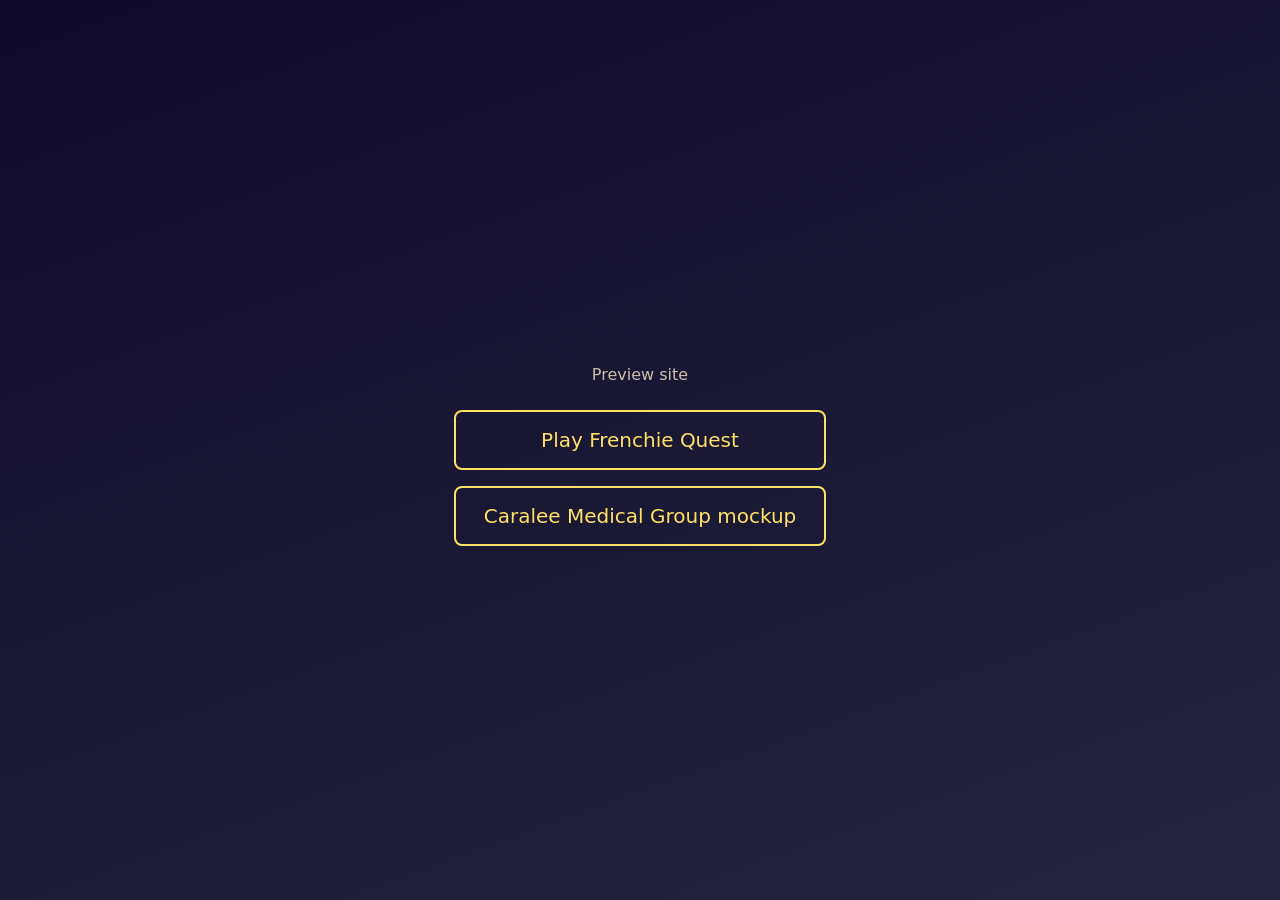
<file: index.html>
<!DOCTYPE html>
<html lang="en">
<head>
  <meta charset="UTF-8">
  <meta name="viewport" content="width=device-width, initial-scale=1.0">
  <title>Caralee — Preview Site</title>
  <style>
    body {
      margin: 0;
      min-height: 100vh;
      display: flex;
      align-items: center;
      justify-content: center;
      font-family: system-ui, sans-serif;
      background: linear-gradient(160deg, #0f0c29, #24243e);
      color: #f8e9c8;
    }
    .links {
      display: flex;
      flex-direction: column;
      gap: 16px;
      text-align: center;
    }
    a {
      color: #ffe066;
      font-size: 1.25rem;
      text-decoration: none;
      padding: 16px 28px;
      border: 2px solid #ffe066;
      border-radius: 8px;
    }
    a:hover { background: rgba(255, 224, 102, 0.12); }
    h1 { font-size: 1rem; font-weight: 500; opacity: 0.8; }
  </style>
</head>
<body>
  <div class="links">
    <h1>Preview site</h1>
    <a href="game/index.html">Play Frenchie Quest</a>
    <a href="mockup/index.html">Caralee Medical Group mockup</a>
  </div>
</body>
</html>
</file>
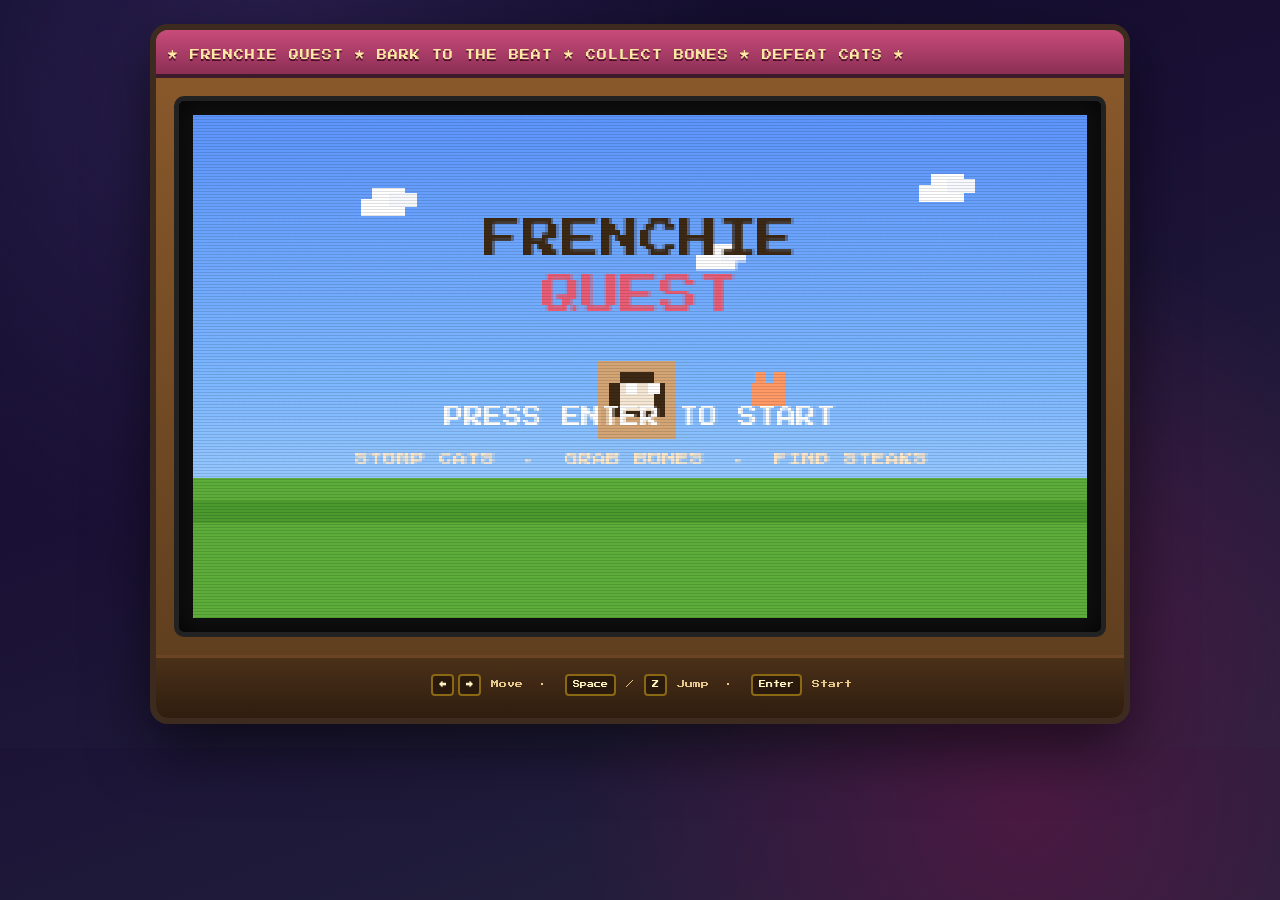
<file: game/index.html>
<!DOCTYPE html>
<html lang="en">
<head>
  <meta charset="UTF-8">
  <meta name="viewport" content="width=device-width, initial-scale=1.0">
  <title>Frenchie Quest — 8-Bit Adventure</title>
  <link rel="stylesheet" href="style.css">
</head>
<body>
  <div id="arcade">
    <header class="cabinet-top">
      <span class="marquee">★ FRENCHIE QUEST ★ BARK TO THE BEAT ★ COLLECT BONES ★ DEFEAT CATS ★</span>
    </header>
    <div class="screen-bezel">
      <canvas id="game" width="320" height="180"></canvas>
      <div id="scanlines" aria-hidden="true"></div>
    </div>
    <footer class="cabinet-bottom">
      <div class="controls-hint">
        <kbd>←</kbd><kbd>→</kbd> Move &nbsp;·&nbsp; <kbd>Space</kbd> / <kbd>Z</kbd> Jump &nbsp;·&nbsp; <kbd>Enter</kbd> Start
      </div>
    </footer>
  </div>
  <script src="game.js"></script>
</body>
</html>
</file>
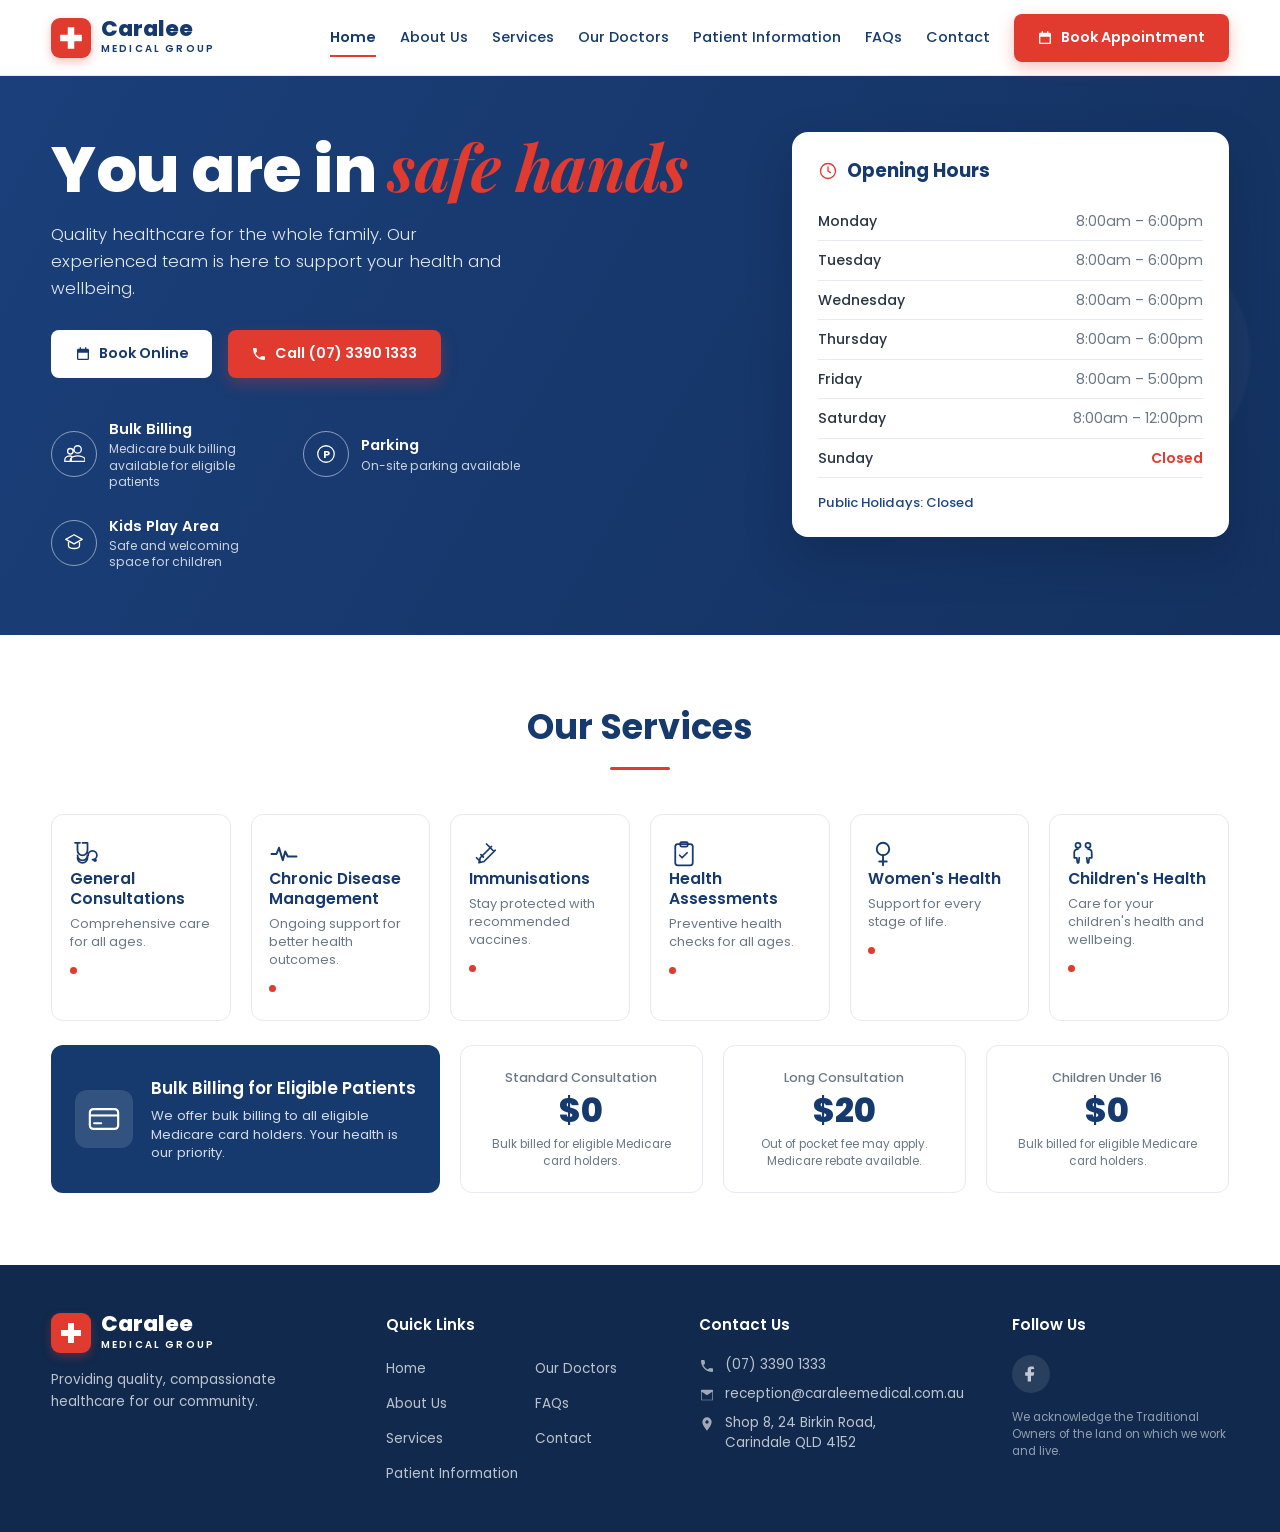
<file: mockup/index.html>
<!DOCTYPE html>
<html lang="en-AU">
<head>
  <meta charset="UTF-8">
  <meta name="viewport" content="width=device-width, initial-scale=1.0">
  <title>Caralee Medical Group | Family Healthcare — Carindale QLD</title>
  <link rel="preconnect" href="https://fonts.googleapis.com">
  <link rel="preconnect" href="https://fonts.gstatic.com" crossorigin>
  <link href="https://fonts.googleapis.com/css2?family=Poppins:wght@400;500;600;700;800&family=Playfair+Display:ital,wght@1,600;1,700&display=swap" rel="stylesheet">
  <link rel="stylesheet" href="styles.css">
</head>
<body>
  <header class="site-header">
    <div class="container header-inner">
      <a href="#home" class="logo" aria-label="Caralee Medical Group home">
        <span class="logo-mark" aria-hidden="true">
          <svg viewBox="0 0 24 24" width="26" height="26"><path d="M9 2h6v7h7v6h-7v7H9v-7H2V9h7z" fill="currentColor"/></svg>
        </span>
        <span class="logo-text">
          <strong>Caralee</strong>
          <small>MEDICAL GROUP</small>
        </span>
      </a>

      <button class="nav-toggle" aria-label="Open menu" aria-expanded="false">
        <span></span><span></span><span></span>
      </button>

      <nav class="main-nav">
        <a href="#home" class="active">Home</a>
        <a href="#about">About Us</a>
        <a href="#services">Services</a>
        <a href="#doctors">Our Doctors</a>
        <a href="#patient-info">Patient Information</a>
        <a href="#faqs">FAQs</a>
        <a href="#contact">Contact</a>
      </nav>

      <a href="#book" class="btn btn-primary header-cta">
        <svg viewBox="0 0 24 24" width="16" height="16" aria-hidden="true"><path d="M7 2v2H5a2 2 0 0 0-2 2v13a2 2 0 0 0 2 2h14a2 2 0 0 0 2-2V6a2 2 0 0 0-2-2h-2V2h-2v2H9V2zm12 8v9H5v-9z" fill="currentColor"/></svg>
        Book Appointment
      </a>
    </div>
  </header>

  <main>
    <section id="home" class="hero">
      <div class="container hero-grid">
        <div class="hero-content">
          <h1>You are in <em>safe hands</em></h1>
          <p class="hero-lead">Quality healthcare for the whole family. Our experienced team is here to support your health and wellbeing.</p>

          <div class="hero-actions">
            <a href="#book" class="btn btn-white">
              <svg viewBox="0 0 24 24" width="16" height="16" aria-hidden="true"><path d="M7 2v2H5a2 2 0 0 0-2 2v13a2 2 0 0 0 2 2h14a2 2 0 0 0 2-2V6a2 2 0 0 0-2-2h-2V2h-2v2H9V2zm12 8v9H5v-9z" fill="currentColor"/></svg>
              Book Online
            </a>
            <a href="tel:+61733901333" class="btn btn-red">
              <svg viewBox="0 0 24 24" width="16" height="16" aria-hidden="true"><path d="M6.6 10.8a15.5 15.5 0 0 0 6.6 6.6l2.2-2.2a1 1 0 0 1 1-.24 11.4 11.4 0 0 0 3.6.58 1 1 0 0 1 1 1V20a1 1 0 0 1-1 1A17 17 0 0 1 3 4a1 1 0 0 1 1-1h3.5a1 1 0 0 1 1 1 11.4 11.4 0 0 0 .58 3.6 1 1 0 0 1-.24 1z" fill="currentColor"/></svg>
              Call (07) 3390 1333
            </a>
          </div>

          <ul class="hero-features">
            <li>
              <span class="feature-icon" aria-hidden="true">
                <svg viewBox="0 0 24 24" width="22" height="22"><path d="M16 11a4 4 0 1 0-4-4 4 4 0 0 0 4 4zm-8 1a3 3 0 1 0-3-3 3 3 0 0 0 3 3zm0 2c-2.7 0-6 1.34-6 4v2h7v-2c0-1.1.45-2.06 1.2-2.83A9.6 9.6 0 0 0 8 14zm8 0c-2.7 0-8 1.34-8 4v2h16v-2c0-2.66-5.3-4-8-4z" fill="none" stroke="currentColor" stroke-width="1.4"/></svg>
              </span>
              <div>
                <strong>Bulk Billing</strong>
                <p>Medicare bulk billing available for eligible patients</p>
              </div>
            </li>
            <li>
              <span class="feature-icon" aria-hidden="true">
                <svg viewBox="0 0 24 24" width="22" height="22"><circle cx="12" cy="12" r="9" fill="none" stroke="currentColor" stroke-width="1.4"/><text x="12" y="16" text-anchor="middle" font-size="11" font-weight="700" fill="currentColor" font-family="Poppins, sans-serif">P</text></svg>
              </span>
              <div>
                <strong>Parking</strong>
                <p>On-site parking available</p>
              </div>
            </li>
            <li>
              <span class="feature-icon" aria-hidden="true">
                <svg viewBox="0 0 24 24" width="22" height="22"><path d="M12 3 3 8l9 5 9-5zM6 11v4c0 1.7 2.7 3 6 3s6-1.3 6-3v-4" fill="none" stroke="currentColor" stroke-width="1.4" stroke-linejoin="round"/></svg>
              </span>
              <div>
                <strong>Kids Play Area</strong>
                <p>Safe and welcoming space for children</p>
              </div>
            </li>
          </ul>
        </div>

        <aside class="hours-card" aria-label="Opening hours">
          <h2>
            <svg viewBox="0 0 24 24" width="20" height="20" aria-hidden="true"><circle cx="12" cy="12" r="9" fill="none" stroke="currentColor" stroke-width="1.6"/><path d="M12 7v5l3 2" fill="none" stroke="currentColor" stroke-width="1.6" stroke-linecap="round"/></svg>
            Opening Hours
          </h2>
          <ul class="hours-list">
            <li><span>Monday</span><span>8:00am – 6:00pm</span></li>
            <li><span>Tuesday</span><span>8:00am – 6:00pm</span></li>
            <li><span>Wednesday</span><span>8:00am – 6:00pm</span></li>
            <li><span>Thursday</span><span>8:00am – 6:00pm</span></li>
            <li><span>Friday</span><span>8:00am – 5:00pm</span></li>
            <li><span>Saturday</span><span>8:00am – 12:00pm</span></li>
            <li class="closed"><span>Sunday</span><span>Closed</span></li>
          </ul>
          <p class="hours-note">Public Holidays: Closed</p>
        </aside>
      </div>
    </section>

    <section id="services" class="services">
      <div class="container">
        <h2 class="section-title">Our Services</h2>
        <div class="services-grid">
          <article class="service-card">
            <span class="service-icon" aria-hidden="true">
              <svg viewBox="0 0 24 24" width="30" height="30"><path d="M6 3v6a4 4 0 0 0 8 0V3M6 3H4m2 0h2m4 0h2m-2 0h-2m4 10a4 4 0 0 1-8 0m8 0v2a4 4 0 0 1-8 0m8-2h.5a3.5 3.5 0 1 1 3.5 3.5" fill="none" stroke="currentColor" stroke-width="1.4" stroke-linecap="round"/><circle cx="20" cy="17" r="1.4" fill="currentColor"/></svg>
            </span>
            <h3>General Consultations</h3>
            <p>Comprehensive care for all ages.</p>
            <span class="card-dot" aria-hidden="true"></span>
          </article>

          <article class="service-card">
            <span class="service-icon" aria-hidden="true">
              <svg viewBox="0 0 24 24" width="30" height="30"><path d="M2 12h4l2-5 3 10 2-7 2 4h7" fill="none" stroke="currentColor" stroke-width="1.6" stroke-linecap="round" stroke-linejoin="round"/></svg>
            </span>
            <h3>Chronic Disease Management</h3>
            <p>Ongoing support for better health outcomes.</p>
            <span class="card-dot" aria-hidden="true"></span>
          </article>

          <article class="service-card">
            <span class="service-icon" aria-hidden="true">
              <svg viewBox="0 0 24 24" width="30" height="30"><path d="m14 4 6 6M18 6l-9 9-1 4 4-1 9-9M9.5 12.5l2 2M6 15l3 3" fill="none" stroke="currentColor" stroke-width="1.4" stroke-linecap="round" stroke-linejoin="round"/></svg>
            </span>
            <h3>Immunisations</h3>
            <p>Stay protected with recommended vaccines.</p>
            <span class="card-dot" aria-hidden="true"></span>
          </article>

          <article class="service-card">
            <span class="service-icon" aria-hidden="true">
              <svg viewBox="0 0 24 24" width="30" height="30"><rect x="5" y="4" width="14" height="17" rx="2" fill="none" stroke="currentColor" stroke-width="1.4"/><rect x="9" y="2.5" width="6" height="3.5" rx="1" fill="none" stroke="currentColor" stroke-width="1.4"/><path d="m8.5 13 2 2 4-4" fill="none" stroke="currentColor" stroke-width="1.4" stroke-linecap="round" stroke-linejoin="round"/></svg>
            </span>
            <h3>Health Assessments</h3>
            <p>Preventive health checks for all ages.</p>
            <span class="card-dot" aria-hidden="true"></span>
          </article>

          <article class="service-card">
            <span class="service-icon" aria-hidden="true">
              <svg viewBox="0 0 24 24" width="30" height="30"><circle cx="12" cy="8" r="5" fill="none" stroke="currentColor" stroke-width="1.5"/><path d="M12 13v8M9 18h6" fill="none" stroke="currentColor" stroke-width="1.5" stroke-linecap="round"/></svg>
            </span>
            <h3>Women's Health</h3>
            <p>Support for every stage of life.</p>
            <span class="card-dot" aria-hidden="true"></span>
          </article>

          <article class="service-card">
            <span class="service-icon" aria-hidden="true">
              <svg viewBox="0 0 24 24" width="30" height="30"><circle cx="8" cy="5" r="2" fill="none" stroke="currentColor" stroke-width="1.4"/><circle cx="16" cy="5" r="2" fill="none" stroke="currentColor" stroke-width="1.4"/><path d="M8 8c-2 0-3 1.5-3 3v4h2l.5 4h1l.5-4M16 8c2 0 3 1.5 3 3v4h-2l-.5 4h-1l-.5-4" fill="none" stroke="currentColor" stroke-width="1.4" stroke-linecap="round" stroke-linejoin="round"/></svg>
            </span>
            <h3>Children's Health</h3>
            <p>Care for your children's health and wellbeing.</p>
            <span class="card-dot" aria-hidden="true"></span>
          </article>
        </div>

        <div id="book" class="pricing-grid">
          <div class="pricing-feature">
            <span class="pricing-feature-icon" aria-hidden="true">
              <svg viewBox="0 0 24 24" width="34" height="34"><rect x="2" y="5" width="20" height="14" rx="2.5" fill="none" stroke="currentColor" stroke-width="1.5"/><path d="M2 9.5h20" stroke="currentColor" stroke-width="1.5"/><path d="M5 15h5" stroke="currentColor" stroke-width="1.5" stroke-linecap="round"/></svg>
            </span>
            <div>
              <h3>Bulk Billing for Eligible Patients</h3>
              <p>We offer bulk billing to all eligible Medicare card holders. Your health is our priority.</p>
            </div>
          </div>

          <div class="price-card">
            <span class="price-label">Standard Consultation</span>
            <span class="price">$0</span>
            <p>Bulk billed for eligible Medicare card holders.</p>
          </div>

          <div class="price-card">
            <span class="price-label">Long Consultation</span>
            <span class="price">$20</span>
            <p>Out of pocket fee may apply. Medicare rebate available.</p>
          </div>

          <div class="price-card">
            <span class="price-label">Children Under 16</span>
            <span class="price">$0</span>
            <p>Bulk billed for eligible Medicare card holders.</p>
          </div>
        </div>
      </div>
    </section>
  </main>

  <footer class="site-footer">
    <div class="container footer-grid">
      <div class="footer-brand">
        <a href="#home" class="logo logo-light" aria-label="Caralee Medical Group home">
          <span class="logo-mark" aria-hidden="true">
            <svg viewBox="0 0 24 24" width="24" height="24"><path d="M9 2h6v7h7v6h-7v7H9v-7H2V9h7z" fill="currentColor"/></svg>
          </span>
          <span class="logo-text">
            <strong>Caralee</strong>
            <small>MEDICAL GROUP</small>
          </span>
        </a>
        <p>Providing quality, compassionate healthcare for our community.</p>
      </div>

      <div class="footer-col">
        <h4>Quick Links</h4>
        <div class="footer-links-2col">
          <ul>
            <li><a href="#home">Home</a></li>
            <li><a href="#about">About Us</a></li>
            <li><a href="#services">Services</a></li>
            <li><a href="#patient-info">Patient Information</a></li>
          </ul>
          <ul>
            <li><a href="#doctors">Our Doctors</a></li>
            <li><a href="#faqs">FAQs</a></li>
            <li><a href="#contact">Contact</a></li>
          </ul>
        </div>
      </div>

      <div class="footer-col" id="contact">
        <h4>Contact Us</h4>
        <ul class="footer-contact">
          <li>
            <svg viewBox="0 0 24 24" width="16" height="16" aria-hidden="true"><path d="M6.6 10.8a15.5 15.5 0 0 0 6.6 6.6l2.2-2.2a1 1 0 0 1 1-.24 11.4 11.4 0 0 0 3.6.58 1 1 0 0 1 1 1V20a1 1 0 0 1-1 1A17 17 0 0 1 3 4a1 1 0 0 1 1-1h3.5a1 1 0 0 1 1 1 11.4 11.4 0 0 0 .58 3.6 1 1 0 0 1-.24 1z" fill="currentColor"/></svg>
            <a href="tel:+61733901333">(07) 3390 1333</a>
          </li>
          <li>
            <svg viewBox="0 0 24 24" width="16" height="16" aria-hidden="true"><path d="M4 4h16a1 1 0 0 1 1 1v14a1 1 0 0 1-1 1H4a1 1 0 0 1-1-1V5a1 1 0 0 1 1-1zm0 3.2V19h16V7.2l-8 5z" fill="currentColor"/></svg>
            <a href="mailto:reception@caraleemedical.com.au">reception@caraleemedical.com.au</a>
          </li>
          <li>
            <svg viewBox="0 0 24 24" width="16" height="16" aria-hidden="true"><path d="M12 2a7 7 0 0 0-7 7c0 5 7 13 7 13s7-8 7-13a7 7 0 0 0-7-7zm0 9.5A2.5 2.5 0 1 1 12 6.5a2.5 2.5 0 0 1 0 5z" fill="currentColor"/></svg>
            <address>Shop 8, 24 Birkin Road,<br>Carindale QLD 4152</address>
          </li>
        </ul>
      </div>

      <div class="footer-col">
        <h4>Follow Us</h4>
        <a href="#" class="social-link" aria-label="Facebook">
          <svg viewBox="0 0 24 24" width="20" height="20" aria-hidden="true"><path d="M15 3h-3a4 4 0 0 0-4 4v3H5v4h3v7h4v-7h3l1-4h-4V7a1 1 0 0 1 1-1h3z" fill="currentColor"/></svg>
        </a>
        <p class="acknowledgement">We acknowledge the Traditional Owners of the land on which we work and live.</p>
      </div>
    </div>
  </footer>

  <script src="script.js"></script>
</body>
</html>
</file>
<file: game/style.css>
@import url('https://fonts.googleapis.com/css2?family=Press+Start+2P&display=swap');

*,
*::before,
*::after {
  box-sizing: border-box;
}

html,
body {
  margin: 0;
  min-height: 100%;
  background:
    radial-gradient(circle at 20% 10%, #2a1f4e 0%, transparent 40%),
    radial-gradient(circle at 80% 90%, #4a1942 0%, transparent 35%),
    linear-gradient(160deg, #0f0c29 0%, #1a1035 45%, #24243e 100%);
  color: #f8e9c8;
  font-family: 'Press Start 2P', monospace;
}

body {
  display: flex;
  align-items: center;
  justify-content: center;
  padding: 24px 16px;
}

#arcade {
  width: min(100%, 980px);
  border: 6px solid #3d2b1f;
  border-radius: 18px;
  background: linear-gradient(180deg, #8b5a2b 0%, #5c3d1e 100%);
  box-shadow:
    0 24px 60px rgba(0, 0, 0, 0.55),
    inset 0 2px 0 rgba(255, 255, 255, 0.15);
  overflow: hidden;
}

.cabinet-top {
  padding: 14px 12px;
  background: linear-gradient(180deg, #c94b7a 0%, #8b2f55 100%);
  border-bottom: 4px solid #3d1a2a;
  overflow: hidden;
}

.marquee {
  display: inline-block;
  white-space: nowrap;
  font-size: 10px;
  letter-spacing: 1px;
  color: #ffe8a3;
  text-shadow: 0 2px 0 #4a1028;
  animation: marquee 14s linear infinite;
}

@keyframes marquee {
  from { transform: translateX(100%); }
  to { transform: translateX(-100%); }
}

.screen-bezel {
  position: relative;
  margin: 18px;
  padding: 14px;
  background: #111;
  border: 5px solid #222;
  border-radius: 10px;
  box-shadow: inset 0 0 30px rgba(0, 0, 0, 0.8);
}

#game {
  display: block;
  width: 100%;
  height: auto;
  image-rendering: pixelated;
  image-rendering: crisp-edges;
  background: #5c94fc;
}

#scanlines {
  pointer-events: none;
  position: absolute;
  inset: 14px;
  border-radius: 4px;
  background: repeating-linear-gradient(
    0deg,
    rgba(0, 0, 0, 0.12) 0,
    rgba(0, 0, 0, 0.12) 1px,
    transparent 1px,
    transparent 3px
  );
  mix-blend-mode: multiply;
}

.cabinet-bottom {
  padding: 16px 18px 22px;
  text-align: center;
  background: linear-gradient(180deg, #4a3018 0%, #2f1d0f 100%);
  border-top: 3px solid #6b4423;
}

.controls-hint {
  font-size: 8px;
  line-height: 1.8;
  color: #e8c98d;
}

kbd {
  display: inline-block;
  padding: 3px 6px;
  margin: 0 2px;
  border: 2px solid #8b6914;
  border-radius: 4px;
  background: #2a1a0d;
  color: #fff3c4;
  font-family: inherit;
  font-size: 7px;
}
</file>
<file: mockup/styles.css>
:root {
  --navy: #163a6e;
  --navy-600: #1c4585;
  --navy-700: #123059;
  --navy-900: #10294c;
  --navy-hero-1: #1a3f7a;
  --navy-hero-2: #14315f;
  --red: #e13b2f;
  --red-600: #d12e23;
  --text: #2a3644;
  --text-muted: #6a7885;
  --border: #e6eaef;
  --surface: #ffffff;
  --surface-2: #f6f8fb;
  --radius: 12px;
  --radius-lg: 16px;
  --shadow-sm: 0 2px 8px rgba(16, 41, 76, 0.06);
  --shadow: 0 12px 30px rgba(16, 41, 76, 0.10);
  --font-sans: "Poppins", system-ui, -apple-system, sans-serif;
  --font-serif: "Playfair Display", Georgia, serif;
}

*, *::before, *::after { box-sizing: border-box; margin: 0; padding: 0; }

html { scroll-behavior: smooth; }

body {
  font-family: var(--font-sans);
  color: var(--text);
  background: var(--surface);
  line-height: 1.6;
  -webkit-font-smoothing: antialiased;
}

img, svg { display: block; max-width: 100%; }

a { color: inherit; text-decoration: none; }

.container {
  width: min(1180px, 92vw);
  margin-inline: auto;
}

/* Logo */
.logo {
  display: inline-flex;
  align-items: center;
  gap: 0.6rem;
  flex-shrink: 0;
  color: var(--navy);
}

.logo-mark {
  width: 40px;
  height: 40px;
  display: grid;
  place-items: center;
  border-radius: 9px;
  background: var(--red);
  color: #fff;
  box-shadow: 0 4px 10px rgba(225, 59, 47, 0.3);
}

.logo-text strong {
  display: block;
  font-size: 1.35rem;
  font-weight: 800;
  line-height: 1;
  color: var(--navy);
}

.logo-text small {
  display: block;
  font-size: 0.62rem;
  font-weight: 600;
  letter-spacing: 0.22em;
  color: var(--navy);
  margin-top: 2px;
}

/* Header */
.site-header {
  position: sticky;
  top: 0;
  z-index: 100;
  background: #fff;
  border-bottom: 1px solid var(--border);
}

.header-inner {
  display: flex;
  align-items: center;
  gap: 1.5rem;
  padding: 0.85rem 0;
}

.main-nav {
  display: flex;
  align-items: center;
  gap: 1.5rem;
  margin-left: auto;
}

.main-nav a {
  position: relative;
  font-size: 0.9rem;
  font-weight: 500;
  color: var(--navy);
  padding: 0.35rem 0;
  transition: color 0.2s;
}

.main-nav a::after {
  content: "";
  position: absolute;
  left: 0;
  bottom: -2px;
  width: 100%;
  height: 2px;
  background: var(--red);
  transform: scaleX(0);
  transform-origin: left;
  transition: transform 0.25s;
}

.main-nav a:hover { color: var(--red); }
.main-nav a.active { color: var(--navy); font-weight: 600; }
.main-nav a.active::after,
.main-nav a:hover::after { transform: scaleX(1); }

.nav-toggle {
  display: none;
  flex-direction: column;
  gap: 5px;
  background: none;
  border: none;
  cursor: pointer;
  padding: 6px;
  margin-left: auto;
}

.nav-toggle span {
  display: block;
  width: 24px;
  height: 2px;
  background: var(--navy);
  border-radius: 2px;
}

/* Buttons */
.btn {
  display: inline-flex;
  align-items: center;
  justify-content: center;
  gap: 0.5rem;
  padding: 0.72rem 1.4rem;
  border-radius: 8px;
  font-family: var(--font-sans);
  font-weight: 600;
  font-size: 0.9rem;
  border: 1.5px solid transparent;
  cursor: pointer;
  transition: transform 0.2s, box-shadow 0.2s, background 0.2s, color 0.2s;
  white-space: nowrap;
}

.btn:hover { transform: translateY(-1px); }

.btn-primary {
  background: var(--red);
  color: #fff;
  box-shadow: 0 6px 16px rgba(225, 59, 47, 0.3);
}
.btn-primary:hover { background: var(--red-600); }

.btn-red {
  background: var(--red);
  color: #fff;
  box-shadow: 0 6px 16px rgba(225, 59, 47, 0.3);
}
.btn-red:hover { background: var(--red-600); }

.btn-white {
  background: #fff;
  color: var(--navy);
}
.btn-white:hover { background: #eef3fa; }

.header-cta { flex-shrink: 0; }

/* Hero */
.hero {
  position: relative;
  color: #fff;
  background: linear-gradient(120deg, var(--navy-hero-1), var(--navy-hero-2));
  overflow: hidden;
  padding: 3.5rem 0 4rem;
}

.hero::after {
  content: "";
  position: absolute;
  right: -60px;
  top: 50%;
  transform: translateY(-50%);
  width: 420px;
  height: 420px;
  background:
    radial-gradient(circle at center, rgba(255,255,255,0.05) 0 40%, transparent 41%);
  opacity: 0.6;
  pointer-events: none;
}

.hero::before {
  content: "";
  position: absolute;
  right: 4%;
  top: 12%;
  width: 300px;
  height: 300px;
  opacity: 0.06;
  background-image:
    linear-gradient(#fff 0 0), linear-gradient(#fff 0 0);
  background-size: 34% 100%, 100% 34%;
  background-position: center, center;
  background-repeat: no-repeat;
  pointer-events: none;
}

.hero-grid {
  position: relative;
  z-index: 1;
  display: grid;
  grid-template-columns: 1.35fr 0.85fr;
  gap: 3rem;
  align-items: start;
}

.hero h1 {
  font-family: var(--font-sans);
  font-weight: 800;
  font-size: clamp(2.6rem, 5.2vw, 4rem);
  line-height: 1.05;
  letter-spacing: -0.01em;
  margin-bottom: 1.1rem;
}

.hero h1 em {
  font-family: var(--font-serif);
  font-style: italic;
  font-weight: 700;
  color: var(--red);
}

.hero-lead {
  color: rgba(255, 255, 255, 0.88);
  font-size: 1.05rem;
  font-weight: 300;
  max-width: 460px;
  margin-bottom: 1.75rem;
}

.hero-actions {
  display: flex;
  flex-wrap: wrap;
  gap: 1rem;
  margin-bottom: 2.5rem;
}

.hero-features {
  display: flex;
  flex-wrap: wrap;
  gap: 1.5rem 2rem;
  list-style: none;
}

.hero-features li {
  display: flex;
  align-items: center;
  gap: 0.75rem;
  max-width: 220px;
}

.feature-icon {
  flex-shrink: 0;
  width: 46px;
  height: 46px;
  display: grid;
  place-items: center;
  border-radius: 50%;
  border: 1.5px solid rgba(255, 255, 255, 0.5);
  color: #fff;
}

.hero-features strong { display: block; font-weight: 600; font-size: 0.92rem; }
.hero-features p { font-size: 0.76rem; color: rgba(255, 255, 255, 0.78); line-height: 1.35; margin: 0; }

/* Hours card */
.hours-card {
  background: #fff;
  color: var(--text);
  border-radius: var(--radius-lg);
  padding: 1.5rem 1.6rem;
  box-shadow: 0 20px 45px rgba(9, 25, 50, 0.28);
}

.hours-card h2 {
  display: flex;
  align-items: center;
  gap: 0.55rem;
  font-size: 1.15rem;
  font-weight: 700;
  color: var(--navy);
  margin-bottom: 1rem;
}

.hours-card h2 svg { color: var(--red); }

.hours-list { list-style: none; }

.hours-list li {
  display: flex;
  justify-content: space-between;
  gap: 1rem;
  padding: 0.5rem 0;
  border-bottom: 1px solid var(--border);
  font-size: 0.88rem;
}

.hours-list li span:first-child { color: var(--text); font-weight: 500; }
.hours-list li span:last-child { color: var(--text-muted); }
.hours-list li.closed span:last-child { color: var(--red); font-weight: 600; }

.hours-note {
  margin-top: 0.85rem;
  font-size: 0.82rem;
  font-weight: 500;
  color: var(--navy-600);
}

/* Services */
.services {
  padding: 4rem 0 4.5rem;
  background: #fff;
}

.section-title {
  text-align: center;
  font-size: clamp(1.7rem, 3vw, 2.2rem);
  font-weight: 700;
  color: var(--navy);
  margin-bottom: 2.75rem;
  position: relative;
}

.section-title::after {
  content: "";
  display: block;
  width: 60px;
  height: 3px;
  background: var(--red);
  border-radius: 3px;
  margin: 0.75rem auto 0;
}

.services-grid {
  display: grid;
  grid-template-columns: repeat(6, 1fr);
  gap: 1.25rem;
}

.service-card {
  position: relative;
  background: #fff;
  border: 1px solid var(--border);
  border-radius: var(--radius);
  padding: 1.5rem 1.1rem 1.75rem;
  text-align: left;
  transition: transform 0.25s, box-shadow 0.25s, border-color 0.25s;
}

.service-card:hover {
  transform: translateY(-5px);
  box-shadow: var(--shadow);
  border-color: transparent;
}

.service-icon { color: var(--navy); margin-bottom: 0.9rem; }

.service-card h3 {
  font-size: 0.98rem;
  font-weight: 600;
  color: var(--navy);
  line-height: 1.25;
  margin-bottom: 0.4rem;
}

.service-card p {
  font-size: 0.8rem;
  color: var(--text-muted);
  line-height: 1.4;
}

.card-dot {
  display: block;
  width: 7px;
  height: 7px;
  border-radius: 50%;
  background: var(--red);
  margin-top: 1rem;
}

/* Pricing */
.pricing-grid {
  display: grid;
  grid-template-columns: 1.6fr 1fr 1fr 1fr;
  gap: 1.25rem;
  margin-top: 1.5rem;
}

.pricing-feature {
  background: var(--navy);
  color: #fff;
  border-radius: var(--radius);
  padding: 1.6rem 1.5rem;
  display: flex;
  align-items: center;
  gap: 1.1rem;
}

.pricing-feature-icon {
  flex-shrink: 0;
  width: 58px;
  height: 58px;
  display: grid;
  place-items: center;
  border-radius: 12px;
  background: rgba(255, 255, 255, 0.12);
  color: #fff;
}

.pricing-feature h3 { font-size: 1.05rem; font-weight: 600; margin-bottom: 0.35rem; }
.pricing-feature p { font-size: 0.82rem; color: rgba(255, 255, 255, 0.82); line-height: 1.4; }

.price-card {
  background: #fff;
  border: 1px solid var(--border);
  border-radius: var(--radius);
  padding: 1.4rem 1.25rem;
  text-align: center;
  transition: transform 0.25s, box-shadow 0.25s;
}

.price-card:hover { transform: translateY(-4px); box-shadow: var(--shadow); }

.price-label {
  display: block;
  font-size: 0.8rem;
  font-weight: 500;
  color: var(--text-muted);
  margin-bottom: 0.35rem;
}

.price {
  display: block;
  font-size: 2.1rem;
  font-weight: 800;
  color: var(--navy);
  line-height: 1;
  margin-bottom: 0.55rem;
}

.price-card p { font-size: 0.74rem; color: var(--text-muted); line-height: 1.4; }

/* Footer */
.site-footer {
  background: var(--navy-900);
  color: rgba(255, 255, 255, 0.72);
  padding: 3rem 0 2.25rem;
}

.footer-grid {
  display: grid;
  grid-template-columns: 1.4fr 1.3fr 1.3fr 1fr;
  gap: 2rem;
}

.logo-light .logo-text strong,
.logo-light .logo-text small { color: #fff; }

.footer-brand p {
  margin-top: 1rem;
  font-size: 0.85rem;
  line-height: 1.6;
  max-width: 260px;
}

.footer-col h4 {
  color: #fff;
  font-size: 0.95rem;
  font-weight: 600;
  margin-bottom: 1.1rem;
}

.footer-col ul { list-style: none; }

.footer-links-2col { display: grid; grid-template-columns: 1fr 1fr; gap: 0 1rem; }

.footer-col li { margin-bottom: 0.6rem; }

.footer-col a {
  font-size: 0.85rem;
  color: rgba(255, 255, 255, 0.72);
  transition: color 0.2s;
}
.footer-col a:hover { color: #fff; }

.footer-contact li {
  display: flex;
  align-items: flex-start;
  gap: 0.6rem;
  font-size: 0.85rem;
  line-height: 1.45;
}

.footer-contact svg { flex-shrink: 0; margin-top: 3px; color: rgba(255, 255, 255, 0.6); }
.footer-contact address { font-style: normal; }

.social-link {
  display: inline-grid;
  place-items: center;
  width: 38px;
  height: 38px;
  border-radius: 50%;
  background: rgba(255, 255, 255, 0.1);
  color: #fff;
  margin-bottom: 1rem;
  transition: background 0.2s;
}
.social-link:hover { background: var(--red); }

.acknowledgement {
  font-size: 0.72rem;
  line-height: 1.5;
  color: rgba(255, 255, 255, 0.55);
}

/* Responsive */
@media (max-width: 1020px) {
  .services-grid { grid-template-columns: repeat(3, 1fr); }
  .pricing-grid { grid-template-columns: 1fr 1fr; }
  .pricing-feature { grid-column: 1 / -1; }
}

@media (max-width: 900px) {
  .nav-toggle { display: flex; }
  .header-inner { position: relative; flex-wrap: wrap; }

  .main-nav {
    display: none;
    position: absolute;
    top: 100%;
    left: 0;
    right: 0;
    flex-direction: column;
    align-items: flex-start;
    gap: 0;
    background: #fff;
    border-bottom: 1px solid var(--border);
    padding: 0.5rem 1rem 1rem;
    box-shadow: var(--shadow);
  }
  .main-nav.open { display: flex; }
  .main-nav a { padding: 0.7rem 0; width: 100%; }

  .header-cta { margin-left: auto; }

  .hero-grid { grid-template-columns: 1fr; }
  .hours-card { max-width: 420px; }

  .footer-grid { grid-template-columns: 1fr 1fr; }
}

@media (max-width: 620px) {
  .services-grid { grid-template-columns: 1fr 1fr; }
  .pricing-grid { grid-template-columns: 1fr; }
  .footer-grid { grid-template-columns: 1fr; }
  .hero-features li { max-width: 100%; }
}

@media (prefers-reduced-motion: reduce) {
  html { scroll-behavior: auto; }
  .btn:hover, .service-card:hover, .price-card:hover { transform: none; }
}
</file>
